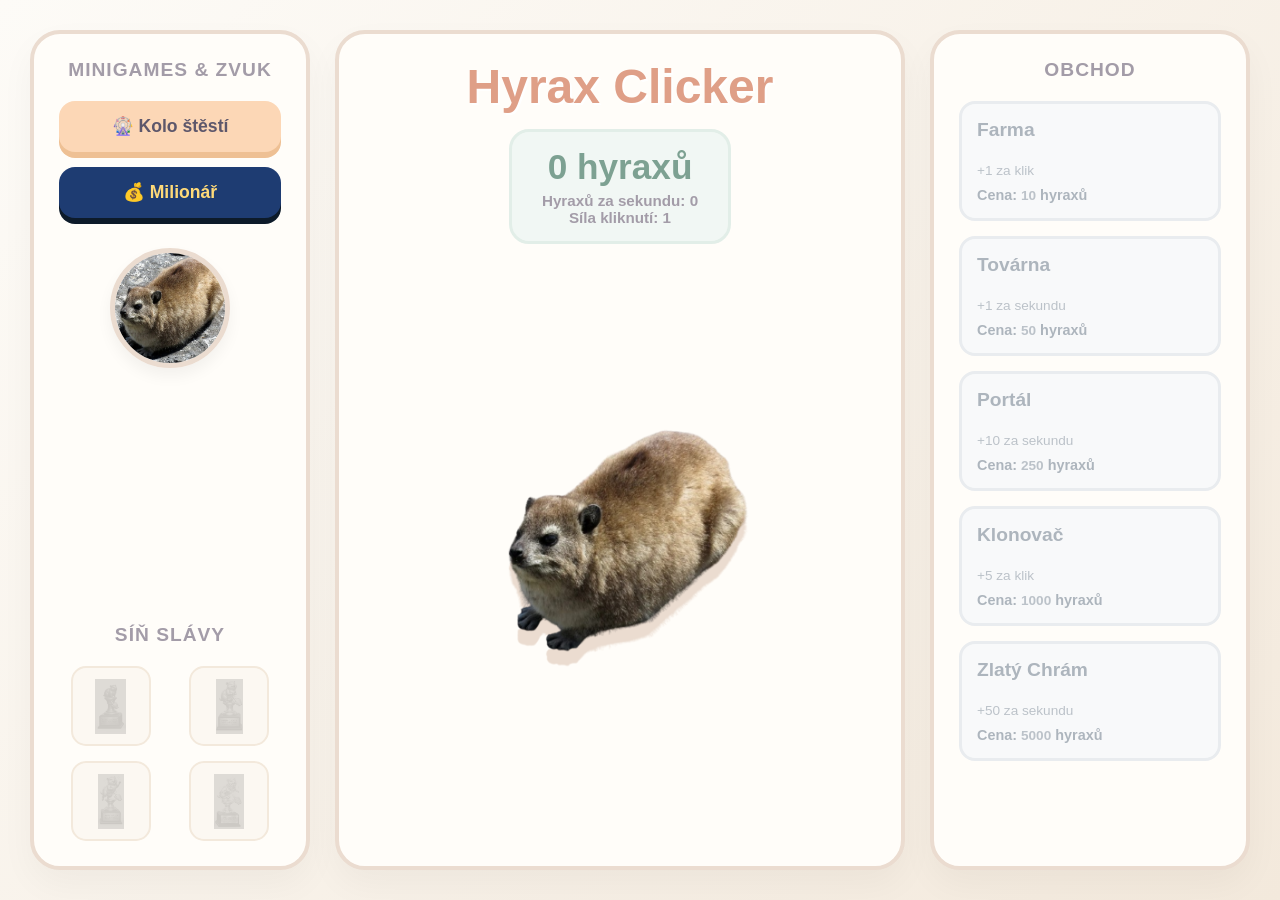
<file: index.html>
<!DOCTYPE html>
<html lang="cs">
<head>
    <meta charset="UTF-8">
    <meta name="viewport" content="width=device-width, initial-scale=1.0">
    <title>Hyrax Clicker</title>
    <link rel="stylesheet" href="style.css">
</head>
<body>
    <div id="rain-container"></div>

    <div id="jackpot-overlay" class="hidden">
        <img src="media/ijusthitthejackpot.gif" alt="Jackpot!" id="jackpot-gif">
    </div>

    <div id="wheel-modal" class="hidden">
        <div class="wheel-content">
            <h3>Kolo štěstí (Cena: 100 hyraxů)</h3>
            <div class="wheel-wrapper">
                <div id="wheel-pointer">▼</div>
                <div id="wheel">
                    <div class="wheel-text" style="--i:0">+150</div>
                    <div class="wheel-text" style="--i:1">+50</div>
                    <div class="wheel-text" style="--i:2">+100</div>
                    <div class="wheel-text" style="--i:3">+20</div>
                    <div class="wheel-text" style="--i:4">+80</div>
                    <div class="wheel-text lose" style="--i:5">-10</div>
                    <div class="wheel-text lose" style="--i:6">-50</div>
                    <div class="wheel-text lose" style="--i:7">-30</div>
                    <div class="wheel-text lose" style="--i:8">-80</div>
                    <div class="wheel-text lose" style="--i:9">-20</div>
                    <div class="wheel-text jackpot" style="--i:10">★★★</div>
                </div>
            </div>
            <button id="btn-spin">Roztočit za 100 🦫</button>
            <button id="btn-close-wheel">Zavřít</button>
        </div>
    </div>

    <div id="milionar-modal" class="hidden">
        <div class="milionar-content">
            <h2>Chcete být milionářem?</h2>
            <h3 id="milionar-question">Ke kterému zvířeti má z následujících hyrax nejblíže?</h3>
            <div class="odpovedi">
                <button class="odpoved" data-correct="false">A) Morče</button>
                <button class="odpoved" data-correct="true">B) Slon</button>
                <button class="odpoved" data-correct="false">C) Kapybara</button>
                <button class="odpoved" data-correct="false">D) Svišť</button>
            </div>
        </div>
    </div>

    <div class="layout-grid">
        <div class="panel left-panel">
            <h3>Minigames & Zvuk</h3>
            <div class="minigames-container">
                <button id="btn-open-wheel" class="action-btn">🎡 Kolo štěstí</button>
                <button id="btn-milionar" class="action-btn milionar-btn">💰 Milionář</button>
            </div>

            <div id="sound-hyrax-container">
                <img src="media/hyrax.webp" alt="Zvukový Hyrax" id="sound-hyrax">
            </div>

            <h3 class="trophy-title">Síň slávy</h3>
            <div id="trophies-container">
                <div class="trophy-wrapper"><img src="media/bronz.png" id="trofej-bronzova" class="trophy"><span class="trophy-tooltip">Bronz (1k)</span></div>
                <div class="trophy-wrapper"><img src="media/stribro.png" id="trofej-stribrna" class="trophy"><span class="trophy-tooltip">Stříbro (10k)</span></div>
                <div class="trophy-wrapper"><img src="media/zlato.png" id="trofej-zlata" class="trophy"><span class="trophy-tooltip">Zlato (100k)</span></div>
                <div class="trophy-wrapper"><img src="media/diamond.png" id="trofej-diamantova" class="trophy"><span class="trophy-tooltip">Diamant (1M)</span></div>
            </div>
        </div>

        <div class="panel center-panel">
            <header class="game-header">
                <h1>Hyrax Clicker</h1>
                <div class="score-box">
                    <h2><span id="skore">0</span> hyraxů</h2>
                    <p class="stats-text">Hyraxů za sekundu: <span id="skore-sec">0</span></p>
                    <p class="stats-text">Síla kliknutí: <span id="skore-click">1</span></p>
                </div>
            </header>

            <main class="click-section">
                <div id="btn-hyrax">
                    <img src="media/hyraxklikani.png" alt="Hyrax" id="hyrax-img">
                </div>
            </main>

            <div id="jackpot-timer" class="hidden">
                🔥 TRIPLE CLICK: <span id="timer-seconds">60</span>s 🔥
            </div>
        </div>

        <div class="panel right-panel">
            <h3>Obchod</h3>
            <div class="shop-buttons">
                <button id="btn-farma" class="shop-item">
                    <strong>Farma</strong><br>
                    <span>+1 za klik</span><br>
                    <small>Cena: <span id="cena-farma">10</span> hyraxů</small>
                </button>
                <button id="btn-tovarna" class="shop-item">
                    <strong>Továrna</strong><br>
                    <span>+1 za sekundu</span><br>
                    <small>Cena: <span id="cena-tovarna">50</span> hyraxů</small>
                </button>
                <button id="btn-portal" class="shop-item">
                    <strong>Portál</strong><br>
                    <span>+10 za sekundu</span><br>
                    <small>Cena: <span id="cena-portal">250</span> hyraxů</small>
                </button>
                <button id="btn-klonovac" class="shop-item">
                    <strong>Klonovač</strong><br>
                    <span>+5 za klik</span><br>
                    <small>Cena: <span id="cena-klonovac">1000</span> hyraxů</small>
                </button>
                <button id="btn-chram" class="shop-item">
                    <strong>Zlatý Chrám</strong><br>
                    <span>+50 za sekundu</span><br>
                    <small>Cena: <span id="cena-chram">5000</span> hyraxů</small>
                </button>
            </div>
        </div>
    </div>

    <audio id="audio-click" src="media/awawa.mp3"></audio>
    <audio id="audio-jackpot" src="media/i-just-hit-the-jackpot.mp3" loop></audio>
    <audio id="audio-milionar-start" src="media/milionare-start.mp3"></audio>
    <audio id="audio-wait" src="media/cekani.mp3" loop></audio>
    <audio id="audio-sure" src="media/areyousure.mp3"></audio>
    <audio id="audio-final" src="media/finalanswer.mp3"></audio>
    <audio id="audio-correct" src="media/spravne.mp3"></audio>
    <audio id="audio-wrong" src="media/spatne.mp3"></audio>

    <script src="script.js"></script>
</body>
</html>
</file>
<file: style.css>
* {
    box-sizing: border-box;
    margin: 0;
    padding: 0;
    font-family: 'Segoe UI', Tahoma, Geneva, Verdana, sans-serif;
}

body {
    background: linear-gradient(135deg, #fdfbf7 0%, #f3e9dc 100%);
    color: #5d576b;
    height: 100vh;
    display: flex;
    justify-content: center;
    align-items: center;
    overflow: hidden;
    position: relative;
}

.layout-grid {
    display: grid;
    grid-template-columns: 280px 1fr 320px;
    gap: 25px;
    width: 100vw;
    max-width: 1400px;
    height: 100vh;
    padding: 30px;
    z-index: 1;
}

.panel {
    background-color: #fffdf9;
    border-radius: 30px;
    padding: 25px;
    box-shadow: 0 15px 35px rgba(0, 0, 0, 0.04);
    border: 4px solid #ebdcd0;
    display: flex;
    flex-direction: column;
}

.panel h3 {
    text-align: center;
    font-size: 1.2rem;
    color: #a39ca8;
    margin-bottom: 20px;
    text-transform: uppercase;
    letter-spacing: 1px;
}

.left-panel {
    align-items: center;
    justify-content: flex-start;
}

.minigames-container {
    display: flex;
    flex-direction: column;
    gap: 15px;
    width: 100%;
    margin-bottom: 30px;
}

.action-btn {
    width: 100%;
    border: none;
    padding: 15px;
    border-radius: 16px;
    font-weight: bold;
    font-size: 1.1rem;
    cursor: pointer;
    transition: transform 0.1s, box-shadow 0.1s;
}

#btn-open-wheel {
    background-color: #fcd7b6;
    color: #5d576b;
    box-shadow: 0 6px 0px #eec094;
}

#btn-open-wheel:active {
    transform: translateY(4px);
    box-shadow: 0 2px 0px #eec094;
}

.milionar-btn {
    background-color: #1e3c72;
    color: #ffda79;
    box-shadow: 0 6px 0px #0d1b2a;
}

.milionar-btn:active {
    transform: translateY(4px);
    box-shadow: 0 2px 0px #0d1b2a;
}

#sound-hyrax-container {
    width: 120px;
    height: 120px;
    border-radius: 50%;
    overflow: hidden;
    border: 5px solid #ebdcd0;
    cursor: pointer;
    box-shadow: 0 8px 15px rgba(0,0,0,0.05);
    transition: transform 0.1s;
    margin-bottom: 30px;
}

#sound-hyrax-container:active {
    transform: scale(0.92);
}

#sound-hyrax {
    width: 100%;
    height: 100%;
    object-fit: cover;
}

.trophy-title {
    margin-top: auto;
}

#trophies-container {
    display: grid;
    grid-template-columns: 1fr 1fr;
    gap: 15px;
    width: 100%;
    justify-items: center;
}

.trophy-wrapper {
    position: relative;
    display: flex;
    justify-content: center;
    align-items: center;
    background: #fcf8f2;
    border-radius: 15px;
    width: 80px;
    height: 80px;
    border: 2px solid #f3e9dc;
}

.trophy {
    width: 55px;
    height: 55px;
    object-fit: contain;
    filter: grayscale(100%) brightness(0.4) opacity(0.2);
    transition: all 0.5s cubic-bezier(0.175, 0.885, 0.32, 1.275);
}

.trophy.unlocked {
    filter: grayscale(0%) brightness(1) opacity(1);
    transform: scale(1.2);
}

.trophy-tooltip {
    visibility: hidden;
    background-color: #5d576b;
    color: #fff;
    text-align: center;
    border-radius: 8px;
    padding: 6px 12px;
    position: absolute;
    z-index: 20;
    bottom: 110%;
    font-size: 0.85rem;
    white-space: nowrap;
    opacity: 0;
    transition: opacity 0.2s;
    font-weight: bold;
}

.trophy-wrapper:hover .trophy-tooltip {
    visibility: visible;
    opacity: 1;
}

.center-panel {
    justify-content: space-between;
    align-items: center;
    position: relative;
}

.game-header {
    text-align: center;
    width: 100%;
}

.game-header h1 {
    font-size: 3rem;
    color: #df9f87;
    margin-bottom: 15px;
    text-shadow: 2px 2px 0px #fff;
}

.score-box {
    background-color: #f1f7f4;
    padding: 15px 30px;
    border-radius: 20px;
    display: inline-block;
    border: 3px solid #e2eee8;
}

.score-box h2 {
    font-size: 2.2rem;
    color: #7da192;
    margin-bottom: 5px;
}

.stats-text {
    font-size: 0.95rem;
    color: #a39ca8;
    font-weight: bold;
}

.click-section {
    display: flex;
    justify-content: center;
    align-items: center;
    flex-grow: 1;
    width: 100%;
    position: relative;
}

#btn-hyrax {
    width: 280px;
    height: 280px;
    cursor: pointer;
    display: flex;
    justify-content: center;
    align-items: center;
    user-select: none;
    transition: transform 0.05s;
    position: relative;
    z-index: 10;
}

#hyrax-img {
    width: 100%;
    height: 100%;
    object-fit: contain;
    filter: drop-shadow(0px 15px 0px #ebdcd0);
    transition: filter 0.05s;
}

#btn-hyrax:active {
    transform: translateY(8px);
}

#btn-hyrax:active #hyrax-img {
    filter: drop-shadow(0px 5px 0px #ebdcd0);
}

.floating-text {
    position: absolute;
    color: #df9f87;
    font-weight: 900;
    font-size: 28px;
    pointer-events: none;
    animation: floatUp 0.8s cubic-bezier(0.25, 1, 0.5, 1) forwards;
    z-index: 50;
    text-shadow: 2px 2px 0px #fff, -1px -1px 0px #fff, 1px -1px 0px #fff, -1px 1px 0px #fff, 1px 1px 0px #fff;
}

@keyframes floatUp {
    0% { transform: translateY(0) scale(1); opacity: 1; }
    100% { transform: translateY(-120px) scale(1.3); opacity: 0; }
}

.right-panel {
    overflow-y: auto;
}

.right-panel::-webkit-scrollbar {
    width: 8px;
}
.right-panel::-webkit-scrollbar-thumb {
    background-color: #ebdcd0;
    border-radius: 10px;
}

.shop-buttons {
    display: flex;
    flex-direction: column;
    gap: 15px;
}

.shop-item {
    background-color: #f8f9fa;
    color: #adb5bd;
    border: 3px solid #e9ecef;
    padding: 15px;
    border-radius: 16px;
    font-size: 1rem;
    cursor: default;
    transition: all 0.3s cubic-bezier(0.25, 0.8, 0.25, 1);
    text-align: left;
    position: relative;
    overflow: hidden;
}

.shop-item strong {
    font-size: 1.2rem;
    display: block;
    margin-bottom: 2px;
}

.shop-item span {
    font-size: 0.85rem;
    opacity: 0.8;
}

.shop-item small {
    display: block;
    margin-top: 8px;
    font-weight: bold;
    font-size: 0.9rem;
}

.shop-item.affordable {
    color: white;
    border: none;
    cursor: pointer;
    transform: translateY(0);
}

#btn-farma.affordable { background-color: #b2cfcb; box-shadow: 0 6px 0px #91b5b0; }
#btn-tovarna.affordable { background-color: #d1b3c4; box-shadow: 0 6px 0px #b595a8; }
#btn-portal.affordable { background-color: #b8c0e0; box-shadow: 0 6px 0px #9ca5c8; }
#btn-klonovac.affordable { background-color: #fcd7b6; box-shadow: 0 6px 0px #eec094; color: #5d576b; }
#btn-chram.affordable { background-color: #ffda79; box-shadow: 0 6px 0px #e0b84c; color: #5d576b; }

.shop-item.affordable:active {
    transform: translateY(4px);
    box-shadow: 0 2px 0px rgba(0,0,0,0.1) !important;
}

#wheel-modal {
    position: fixed;
    top: 0;
    left: 0;
    width: 100vw;
    height: 100vh;
    background-color: rgba(0,0,0,0.5);
    display: flex;
    justify-content: center;
    align-items: center;
    z-index: 100;
}

.wheel-content {
    background-color: #fffdf9;
    padding: 30px;
    border-radius: 30px;
    text-align: center;
    border: 6px solid #f3e9dc;
    display: flex;
    flex-direction: column;
    align-items: center;
    gap: 20px;
    box-shadow: 0 20px 50px rgba(0,0,0,0.2);
}

.wheel-wrapper {
    position: relative;
    width: 300px;
    height: 300px;
}

#wheel-pointer {
    position: absolute;
    top: -15px;
    left: 50%;
    transform: translateX(-50%);
    font-size: 30px;
    color: #df9f87;
    z-index: 10;
    filter: drop-shadow(0 4px 2px rgba(0,0,0,0.1));
}

#wheel {
    width: 100%;
    height: 100%;
    border-radius: 50%;
    border: 8px solid #ebdcd0;
    background: conic-gradient(
        #b2cfcb 0deg 32.7deg, #fcd7b6 32.7deg 65.4deg, #b2cfcb 65.4deg 98.1deg, #fcd7b6 98.1deg 130.8deg, #b2cfcb 130.8deg 163.5deg,
        #d1b3c4 163.5deg 196.2deg, #b8c0e0 196.2deg 228.9deg, #d1b3c4 228.9deg 261.6deg, #b8c0e0 261.6deg 294.3deg, #d1b3c4 294.3deg 327deg,
        #ffda79 327deg 360deg
    );
    transition: transform 4s cubic-bezier(0.15, 0.85, 0.35, 1);
    position: relative;
    box-shadow: inset 0 0 20px rgba(0,0,0,0.05);
}

.wheel-text {
    position: absolute;
    top: 10px;
    left: 50%;
    transform-origin: 50% 134px;
    transform: translateX(-50%) rotate(calc(16.35deg + var(--i) * 32.72deg));
    font-weight: 900;
    font-size: 16px;
    color: #4a4453;
    z-index: 2;
}

.wheel-text.lose { color: #a84848; }
.wheel-text.jackpot { color: #d68915; font-size: 20px; letter-spacing: -1px; }

#btn-spin, #btn-close-wheel {
    padding: 12px 25px;
    border-radius: 12px;
    border: none;
    font-weight: bold;
    font-size: 1.1rem;
    cursor: pointer;
}

#btn-spin { background-color: #7da192; color: white; box-shadow: 0 4px 0px #5e8273; }
#btn-spin:active { transform: translateY(2px); box-shadow: 0 2px 0px #5e8273; }
#btn-close-wheel { background-color: #a39ca8; color: white; box-shadow: 0 4px 0px #867e8c; }
#btn-close-wheel:active { transform: translateY(2px); box-shadow: 0 2px 0px #867e8c; }

#milionar-modal {
    position: fixed;
    top: 0;
    left: 0;
    width: 100vw;
    height: 100vh;
    background-color: rgba(0,0,0,0.92);
    display: flex;
    justify-content: center;
    align-items: center;
    z-index: 300;
}

.milionar-content {
    background: linear-gradient(135deg, #020617 0%, #0f172a 100%);
    color: white;
    padding: 45px;
    border-radius: 30px;
    border: 4px solid #ffda79;
    text-align: center;
    width: 90%;
    max-width: 700px;
    box-shadow: 0 0 80px rgba(255, 218, 121, 0.3);
}

.milionar-content h2 {
    color: #ffda79;
    margin-bottom: 25px;
    font-size: 2.4rem;
    text-transform: uppercase;
    letter-spacing: 2px;
}

.milionar-content h3 {
    margin-bottom: 40px;
    font-size: 1.5rem;
    font-weight: 500;
    line-height: 1.5;
}

.odpovedi {
    display: grid;
    grid-template-columns: 1fr 1fr;
    gap: 20px;
}

.odpoved {
    background-color: #1e293b;
    color: #e2e8f0;
    border: 3px solid #475569;
    padding: 20px;
    border-radius: 40px;
    font-weight: bold;
    font-size: 1.2rem;
    cursor: pointer;
    transition: all 0.2s;
    text-align: left;
    padding-left: 35px;
}

.odpoved:hover {
    background-color: #e2ba43;
    color: #020617;
    border-color: #ffda79;
}

.odpoved.selected {
    background-color: #d97706;
    color: white;
    border-color: #ffda79;
    animation: blink 0.5s linear infinite alternate;
}

@keyframes blink {
    0% { opacity: 0.7; }
    100% { opacity: 1; }
}

#jackpot-overlay {
    position: fixed;
    top: 0;
    left: 0;
    width: 100vw;
    height: 100vh;
    background-color: rgba(255,255,255,0.75);
    display: flex;
    justify-content: center;
    align-items: center;
    z-index: 200;
}

#jackpot-gif {
    max-width: 85%;
    max-height: 85%;
    border-radius: 30px;
    border: 8px solid #ffda79;
    box-shadow: 0 0 50px rgba(255, 218, 121, 0.6);
}

#jackpot-timer {
    position: absolute;
    bottom: 20px;
    left: 50%;
    transform: translateX(-50%);
    background-color: #ffda79;
    color: #000;
    padding: 12px 25px;
    border-radius: 50px;
    font-weight: 900;
    font-size: 1.3rem;
    box-shadow: 0 6px 0px #e0b84c;
    z-index: 10;
    letter-spacing: 1px;
}

#rain-container {
    position: fixed;
    top: 0;
    left: 0;
    width: 100vw;
    height: 100vh;
    pointer-events: none;
    z-index: 150;
    overflow: hidden;
}

.rain-drop {
    position: absolute;
    top: -100px;
    width: 65px;
    height: 65px;
    object-fit: contain;
    animation: rainFall linear forwards;
}

@keyframes rainFall {
    to { transform: translateY(120vh) rotate(360deg); }
}

.hidden {
    display: none !important;
}
</file>
